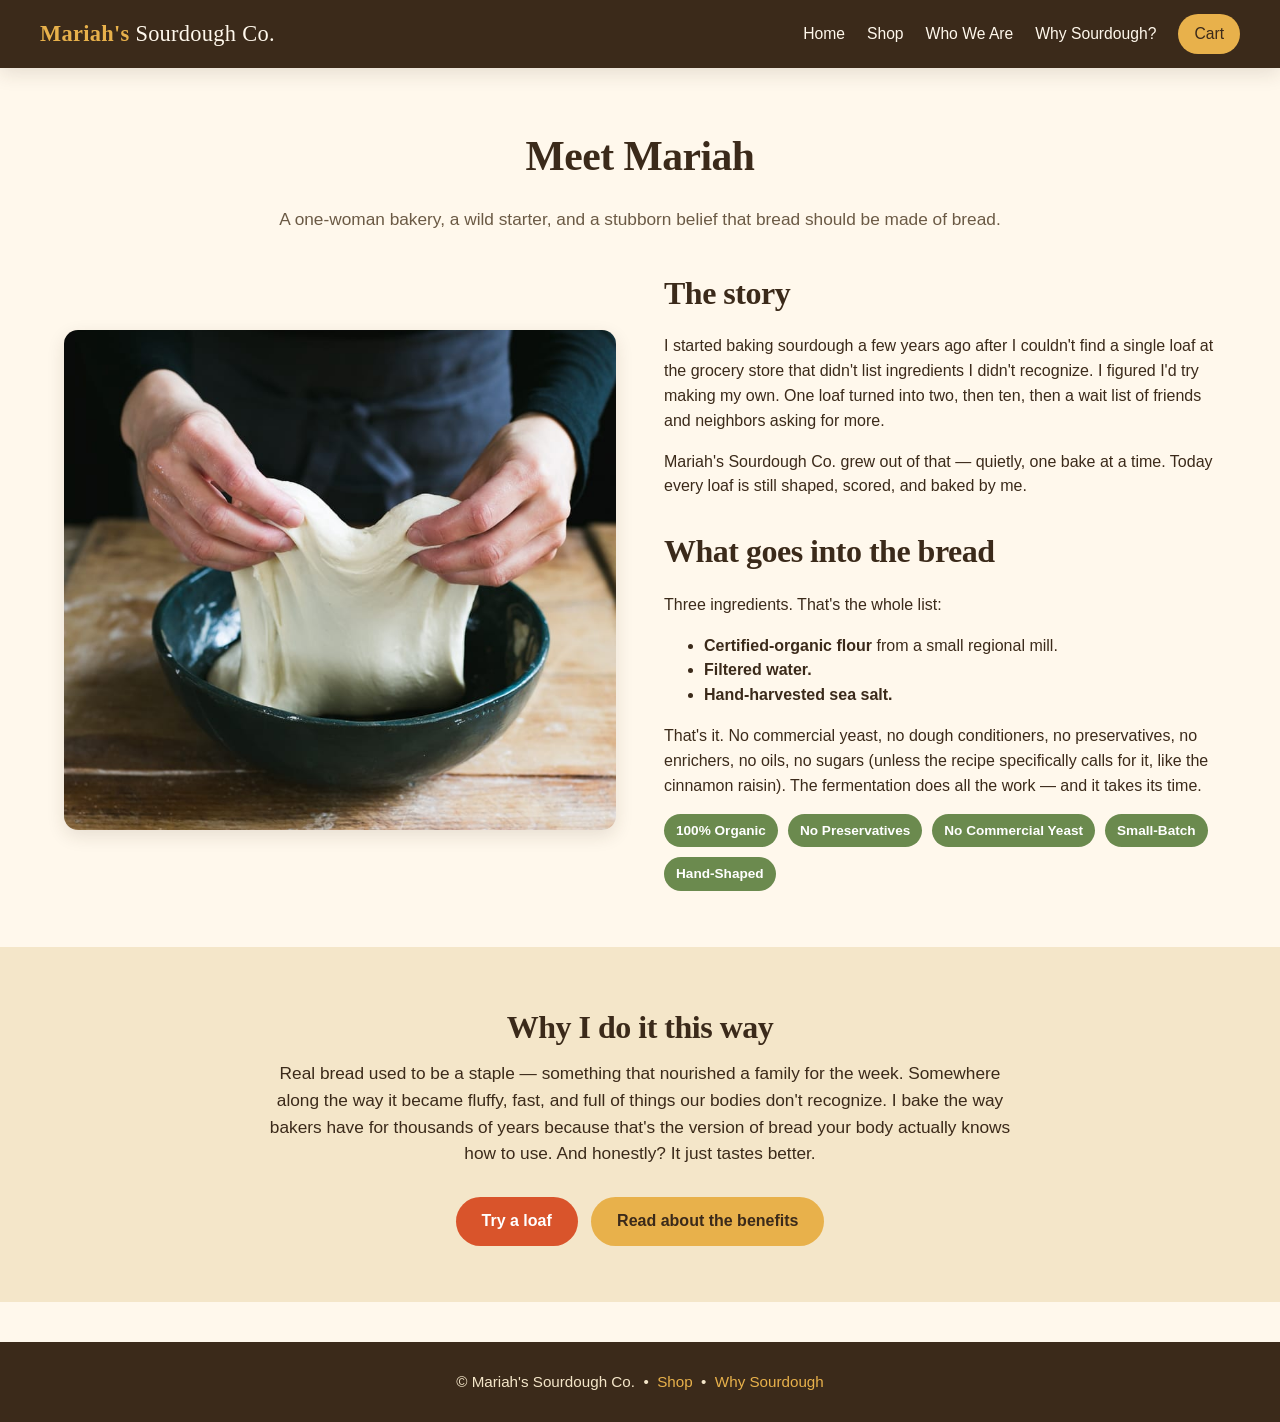
<file: about.html>
<!DOCTYPE html>
<html lang="en">
<head>
  <meta charset="UTF-8">
  <meta name="viewport" content="width=device-width, initial-scale=1.0">
  <title>Who We Are — Mariah's Sourdough Co.</title>
  <link rel="stylesheet" href="styles.css">
</head>
<body>

  <header class="site-header">
    <div class="nav-wrap">
      <a href="index.html" class="brand">Mariah's <span>Sourdough Co.</span></a>
      <nav class="site-nav">
        <a href="index.html">Home</a>
        <a href="shop.html">Shop</a>
        <a href="about.html">Who We Are</a>
        <a href="why-sourdough.html">Why Sourdough?</a>
        <a class="cart-link" href="cart.html">Cart<span data-cart-count></span></a>
      </nav>
    </div>
  </header>

  <section class="container">
    <h1 class="section-title">Meet Mariah</h1>
    <p class="section-sub">A one-woman bakery, a wild starter, and a stubborn belief that bread should be made of bread.</p>

    <div class="story-grid">
      <img src="dough-hands.jpg" alt="Hands stretching sourdough dough over a bowl">
      <div>
        <h2>The story</h2>
        <p>I started baking sourdough a few years ago after I couldn't find a single loaf at the grocery store that didn't list ingredients I didn't recognize. I figured I'd try making my own. One loaf turned into two, then ten, then a wait list of friends and neighbors asking for more.</p>
        <p>Mariah's Sourdough Co. grew out of that — quietly, one bake at a time. Today every loaf is still shaped, scored, and baked by me.</p>

        <h2 style="margin-top:28px;">What goes into the bread</h2>
        <p>Three ingredients. That's the whole list:</p>
        <ul>
          <li><strong>Certified-organic flour</strong> from a small regional mill.</li>
          <li><strong>Filtered water.</strong></li>
          <li><strong>Hand-harvested sea salt.</strong></li>
        </ul>
        <p>That's it. No commercial yeast, no dough conditioners, no preservatives, no enrichers, no oils, no sugars (unless the recipe specifically calls for it, like the cinnamon raisin). The fermentation does all the work — and it takes its time.</p>

        <div class="tag-row">
          <span class="tag">100% Organic</span>
          <span class="tag">No Preservatives</span>
          <span class="tag">No Commercial Yeast</span>
          <span class="tag">Small-Batch</span>
          <span class="tag">Hand-Shaped</span>
        </div>
      </div>
    </div>
  </section>

  <section style="background: var(--soft);">
    <div class="container">
      <h2 class="section-title">Why I do it this way</h2>
      <p style="max-width:760px; margin:0 auto; text-align:center; font-size:1.08rem;">
        Real bread used to be a staple — something that nourished a family for the week. Somewhere along the way it became fluffy, fast, and full of things our bodies don't recognize. I bake the way bakers have for thousands of years because that's the version of bread your body actually knows how to use. And honestly? It just tastes better.
      </p>
      <div style="text-align:center; margin-top:30px;">
        <a class="btn" href="shop.html">Try a loaf</a>
        &nbsp;
        <a class="btn secondary" href="why-sourdough.html">Read about the benefits</a>
      </div>
    </div>
  </section>

  <footer class="site-footer">
    © Mariah's Sourdough Co. &nbsp;•&nbsp;
    <a href="shop.html">Shop</a> &nbsp;•&nbsp;
    <a href="why-sourdough.html">Why Sourdough</a>
  </footer>

  <script src="script.js"></script>
</body>
</html>
</file>
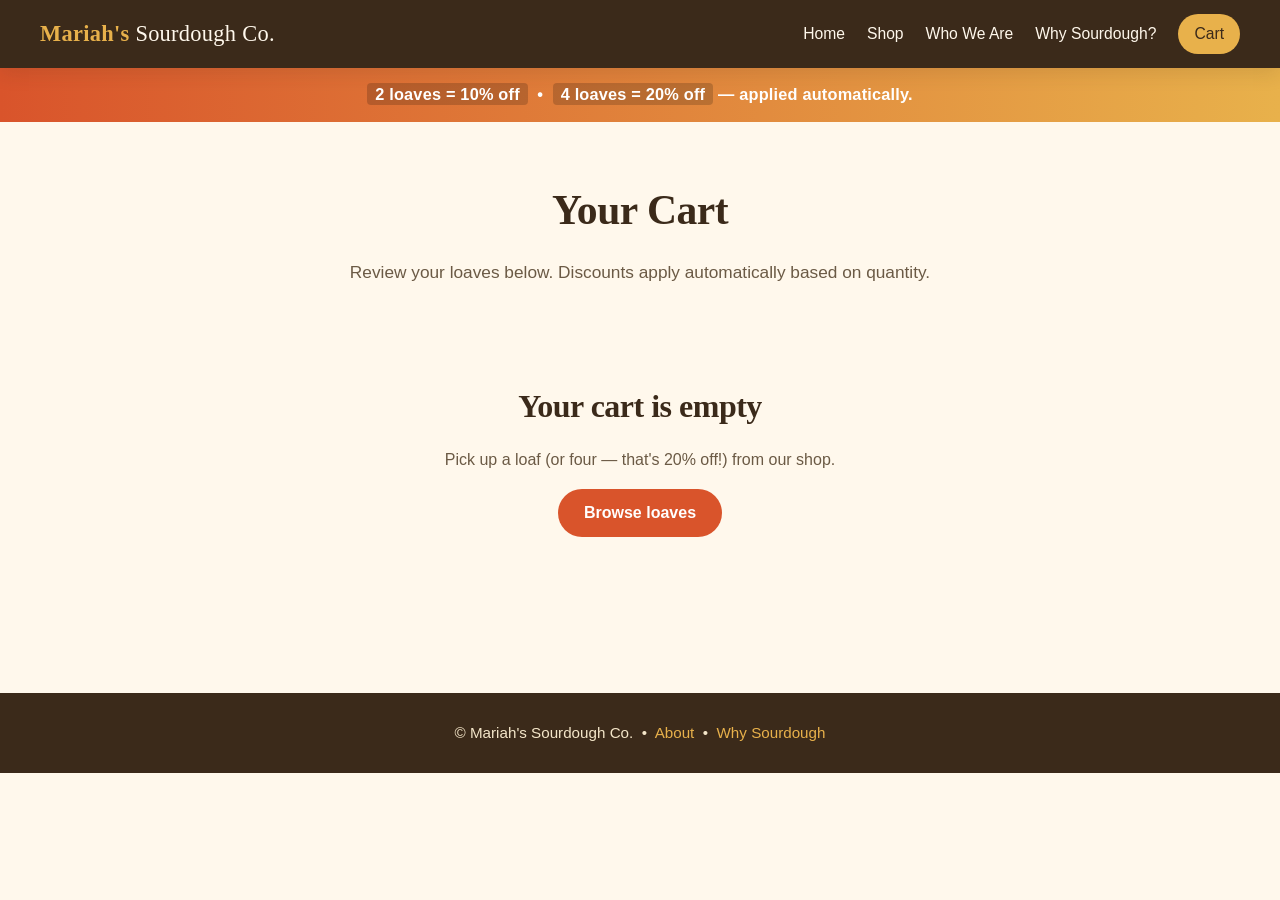
<file: cart.html>
<!DOCTYPE html>
<html lang="en">
<head>
  <meta charset="UTF-8">
  <meta name="viewport" content="width=device-width, initial-scale=1.0">
  <title>Cart — Mariah's Sourdough Co.</title>
  <link rel="stylesheet" href="styles.css">
</head>
<body>

  <header class="site-header">
    <div class="nav-wrap">
      <a href="index.html" class="brand">Mariah's <span>Sourdough Co.</span></a>
      <nav class="site-nav">
        <a href="index.html">Home</a>
        <a href="shop.html">Shop</a>
        <a href="about.html">Who We Are</a>
        <a href="why-sourdough.html">Why Sourdough?</a>
        <a class="cart-link" href="cart.html">Cart<span data-cart-count></span></a>
      </nav>
    </div>
  </header>

  <div class="deal-banner">
    <strong>2 loaves = 10% off</strong> &nbsp;•&nbsp; <strong>4 loaves = 20% off</strong> — applied automatically.
  </div>

  <section class="container">
    <h1 class="section-title">Your Cart</h1>
    <p class="section-sub">Review your loaves below. Discounts apply automatically based on quantity.</p>

    <div id="cart-container">
      <!-- Rendered by script.js -->
    </div>
  </section>

  <footer class="site-footer">
    © Mariah's Sourdough Co. &nbsp;•&nbsp;
    <a href="about.html">About</a> &nbsp;•&nbsp;
    <a href="why-sourdough.html">Why Sourdough</a>
  </footer>

  <script src="script.js"></script>
</body>
</html>
</file>
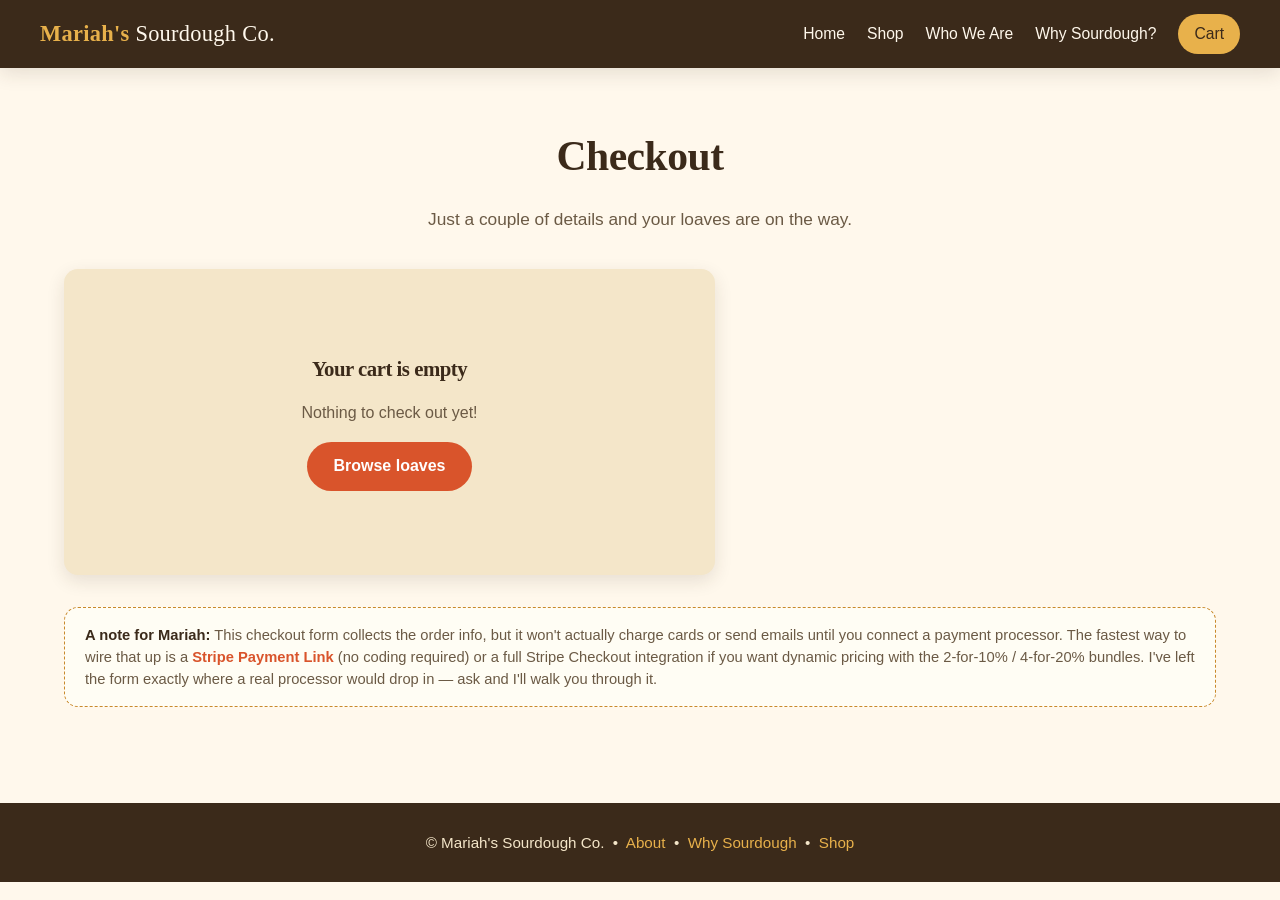
<file: checkout-card-future.html>
<!DOCTYPE html>
<html lang="en">
<head>
  <meta charset="UTF-8">
  <meta name="viewport" content="width=device-width, initial-scale=1.0">
  <title>Checkout — Mariah's Sourdough Co.</title>
  <link rel="stylesheet" href="styles.css">
</head>
<body>

  <header class="site-header">
    <div class="nav-wrap">
      <a href="index.html" class="brand">Mariah's <span>Sourdough Co.</span></a>
      <nav class="site-nav">
        <a href="index.html">Home</a>
        <a href="shop.html">Shop</a>
        <a href="about.html">Who We Are</a>
        <a href="why-sourdough.html">Why Sourdough?</a>
        <a class="cart-link" href="cart.html">Cart<span data-cart-count></span></a>
      </nav>
    </div>
  </header>

  <section class="container" id="checkout-main">
    <h1 class="section-title">Checkout</h1>
    <p class="section-sub">Just a couple of details and your loaves are on the way.</p>

    <div class="checkout-grid">
      <form id="checkout-form" class="checkout-form" novalidate>

        <h2>Contact</h2>
        <div class="co-row">
          <label>
            Email
            <input type="email" name="email" required placeholder="you@example.com">
          </label>
        </div>
        <div class="co-row two">
          <label>
            First name
            <input type="text" name="firstName" required placeholder="Jane">
          </label>
          <label>
            Last name
            <input type="text" name="lastName" required placeholder="Baker">
          </label>
        </div>
        <div class="co-row">
          <label>
            Phone
            <input type="tel" name="phone" placeholder="(555) 123-4567">
          </label>
        </div>

        <h2>Shipping address</h2>
        <div class="co-row">
          <label>
            Street address
            <input type="text" name="address1" required placeholder="123 Sourdough Ln">
          </label>
        </div>
        <div class="co-row">
          <label>
            Apt / Suite (optional)
            <input type="text" name="address2" placeholder="Unit 4B">
          </label>
        </div>
        <div class="co-row three">
          <label>
            City
            <input type="text" name="city" required placeholder="Portland">
          </label>
          <label>
            State
            <input type="text" name="state" required placeholder="OR" maxlength="2" style="text-transform:uppercase;">
          </label>
          <label>
            ZIP
            <input type="text" name="zip" required placeholder="97201" maxlength="10">
          </label>
        </div>

        <h2>Payment</h2>
        <div class="co-row">
          <label>
            Card number
            <input type="text" name="card" required inputmode="numeric" autocomplete="cc-number" placeholder="1234 5678 9012 3456">
          </label>
        </div>
        <div class="co-row two">
          <label>
            Expiration
            <input type="text" name="expiry" required inputmode="numeric" autocomplete="cc-exp" placeholder="MM / YY">
          </label>
          <label>
            CVC
            <input type="text" name="cvc" required inputmode="numeric" autocomplete="cc-csc" placeholder="123" maxlength="4">
          </label>
        </div>
        <div class="co-row">
          <label>
            Name on card
            <input type="text" name="cardName" required autocomplete="cc-name" placeholder="Jane Baker">
          </label>
        </div>

        <label class="co-check">
          <input type="checkbox" name="updates">
          <span>Email me when a new bake drops (optional)</span>
        </label>

        <button type="submit" class="btn" style="width:100%; margin-top:10px; font-size:1.1rem;">
          Place order
        </button>

        <p class="co-legal">By placing your order you agree to Mariah's Sourdough Co. terms. Your card is charged when the order ships.</p>
      </form>

      <aside id="checkout-summary" class="checkout-summary">
        <!-- rendered by script.js -->
      </aside>
    </div>

    <div class="co-notice">
      <strong>A note for Mariah:</strong> This checkout form collects the order info, but it won't actually charge cards or send emails until you connect a payment processor. The fastest way to wire that up is a <a href="https://stripe.com/payments/payment-links" target="_blank" rel="noopener">Stripe Payment Link</a> (no coding required) or a full Stripe Checkout integration if you want dynamic pricing with the 2-for-10% / 4-for-20% bundles. I've left the form exactly where a real processor would drop in — ask and I'll walk you through it.
    </div>
  </section>

  <footer class="site-footer">
    © Mariah's Sourdough Co. &nbsp;•&nbsp;
    <a href="about.html">About</a> &nbsp;•&nbsp;
    <a href="why-sourdough.html">Why Sourdough</a> &nbsp;•&nbsp;
    <a href="shop.html">Shop</a>
  </footer>

  <script src="script.js"></script>
</body>
</html>
</file>
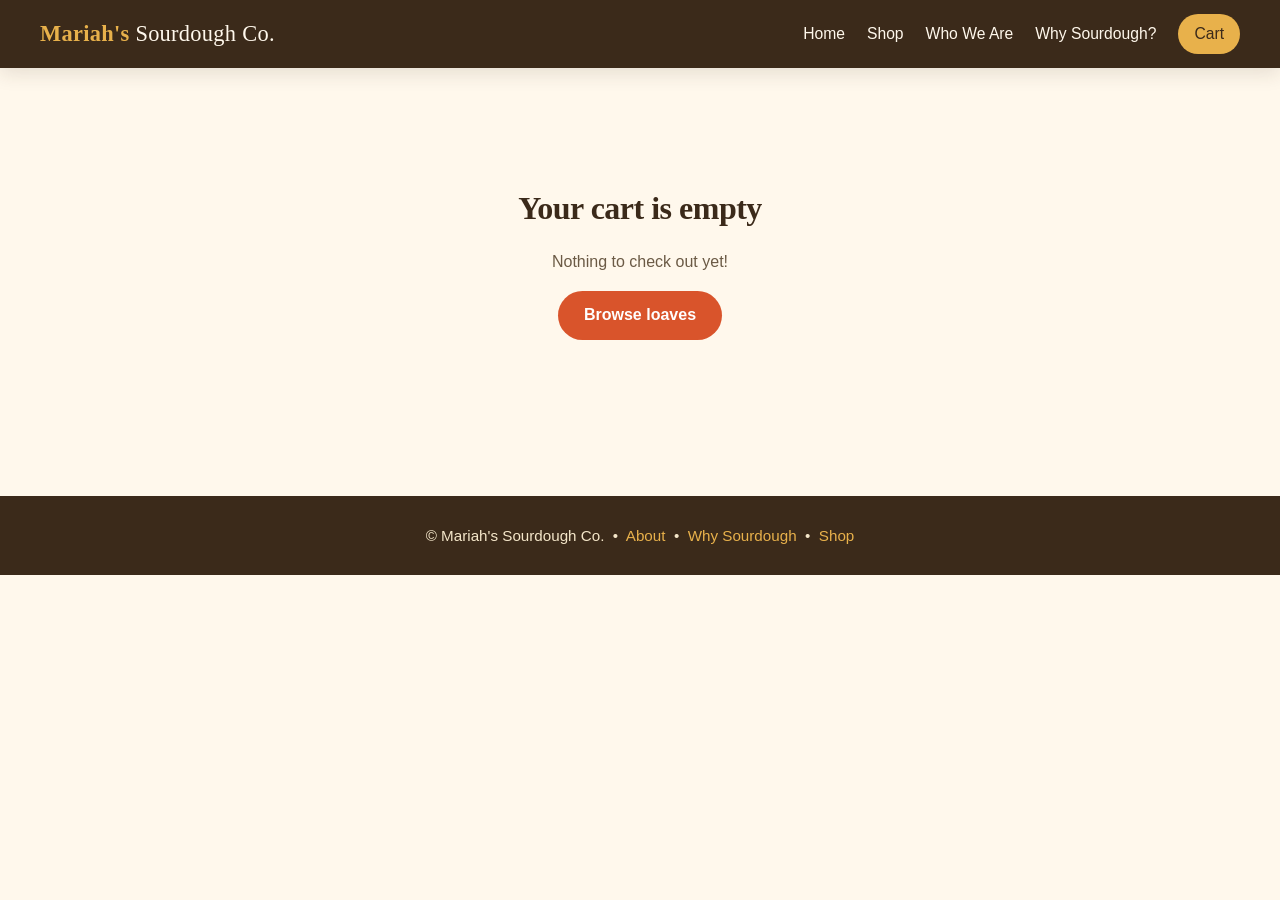
<file: checkout.html>
<!DOCTYPE html>
<html lang="en">
<head>
  <meta charset="UTF-8">
  <meta name="viewport" content="width=device-width, initial-scale=1.0">
  <title>Checkout — Mariah's Sourdough Co.</title>
  <link rel="stylesheet" href="styles.css">
  <style>
    .venmo-box {
      background: #fffdf4;
      border: 1.5px solid var(--crust);
      border-radius: var(--radius);
      padding: 20px 22px;
      margin-top: 8px;
    }
    .venmo-row {
      display: flex;
      align-items: center;
      justify-content: space-between;
      gap: 12px;
      padding: 12px 0;
      border-bottom: 1px solid #f0e6d2;
    }
    .venmo-row:last-of-type { border-bottom: none; }
    .venmo-label { font-size: 0.85rem; color: #6b5a45; font-weight: 600; }
    .venmo-value {
      font-family: Georgia, serif;
      font-size: 1.25rem;
      color: var(--cocoa);
      font-weight: bold;
    }
    .venmo-amount-value { color: var(--terracotta); font-size: 1.5rem; }
    .copy-btn {
      background: var(--cocoa);
      color: var(--crust);
      border: none;
      padding: 6px 14px;
      border-radius: 6px;
      font-size: 0.82rem;
      font-weight: bold;
      cursor: pointer;
    }
    .copy-btn:hover { background: #56402a; }
    .open-venmo-btn {
      display: inline-block;
      width: 100%;
      background: #008CFF;
      color: #fff !important;
      border: none;
      padding: 14px 22px;
      border-radius: 10px;
      font-size: 1.05rem;
      font-weight: bold;
      cursor: pointer;
      text-align: center;
      text-decoration: none;
      margin: 14px 0 0;
      transition: background .15s ease;
    }
    .open-venmo-btn:hover { background: #006fcc; text-decoration: none; }
    .venmo-instructions {
      margin-top: 14px;
      padding: 12px 14px;
      background: var(--soft);
      border-radius: 8px;
      font-size: 0.9rem;
      color: var(--cocoa);
      line-height: 1.5;
    }
    .venmo-instructions ol { margin: 8px 0 0; padding-left: 22px; }
    .venmo-instructions li { margin-bottom: 4px; }
    .local-note {
      font-size: 0.85rem;
      color: #8a7960;
      margin-top: 8px;
      font-style: italic;
    }
    .submit-error {
      background: #fff0f0;
      border: 1px solid #d06a6a;
      color: #8a2a2a;
      padding: 10px 14px;
      border-radius: 8px;
      margin-top: 12px;
      font-size: 0.9rem;
      display: none;
    }
    .submit-error.show { display: block; }
  </style>
</head>
<body>

  <header class="site-header">
    <div class="nav-wrap">
      <a href="index.html" class="brand">Mariah's <span>Sourdough Co.</span></a>
      <nav class="site-nav">
        <a href="index.html">Home</a>
        <a href="shop.html">Shop</a>
        <a href="about.html">Who We Are</a>
        <a href="why-sourdough.html">Why Sourdough?</a>
        <a class="cart-link" href="cart.html">Cart<span data-cart-count></span></a>
      </nav>
    </div>
  </header>

  <section class="container" id="checkout-main">
    <h1 class="section-title">Checkout</h1>
    <p class="section-sub">Just your name and number, then pay with Venmo. We'll deliver locally — no shipping needed.</p>

    <div class="checkout-grid">
      <form id="venmo-order-form" class="checkout-form" novalidate
            action="https://formspree.io/f/xbdenaoj" method="POST">

        <h2>Your info</h2>
        <div class="co-row">
          <label>Full name
            <input type="text" name="full_name" required placeholder="Jane Baker">
          </label>
        </div>

        <h2>Pay with Venmo</h2>

        <div class="venmo-box">
          <div class="venmo-row">
            <div>
              <div class="venmo-label">Send this much</div>
              <div class="venmo-value venmo-amount-value" id="amount-display">$0.00</div>
            </div>
          </div>

          <div class="venmo-row">
            <div>
              <div class="venmo-label">To this Venmo handle</div>
              <div class="venmo-value" id="pay-handle">@mariahmetoyer</div>
            </div>
            <button type="button" class="copy-btn" onclick="copyText('pay-handle', this)">Copy</button>
          </div>

          <a class="open-venmo-btn" href="https://venmo.com/mariahmetoyer" target="_blank" rel="noopener">Open Venmo →</a>

          <div class="venmo-instructions">
            <strong>How it works:</strong>
            <ol>
              <li>Tap <strong>Open Venmo</strong> above (it'll take you straight to Mariah's profile)</li>
              <li>Send the amount shown</li>
              <li>Come back here and tap "I've sent it" below</li>
              <li>Mariah will text you to confirm</li>
            </ol>
          </div>
        </div>

        <input type="hidden" name="order_items" id="hidden-order-items">
        <input type="hidden" name="order_subtotal" id="hidden-subtotal">
        <input type="hidden" name="order_discount" id="hidden-discount">
        <input type="hidden" name="order_total" id="hidden-total">
        <input type="hidden" name="loaf_count" id="hidden-count">
        <input type="hidden" name="_subject" value="New sourdough order">

        <div class="submit-error" id="submit-error">
          Something went wrong submitting your order. Please try again, or text Mariah directly.
        </div>

        <button type="submit" id="submit-btn" class="btn" style="width:100%; margin-top:14px; font-size:1.05rem;">
          I've sent payment — submit order
        </button>

        <p class="co-legal">Your order isn't confirmed until Mariah has verified the payment. She'll text you within a few hours.</p>
      </form>

      <aside class="checkout-summary" id="order-summary">
        <h2>Order Summary</h2>
        <div class="co-lines" id="summary-lines"></div>
        <div class="co-totals" id="summary-totals"></div>
      </aside>
    </div>
  </section>

  <footer class="site-footer">
    © Mariah's Sourdough Co. &nbsp;•&nbsp;
    <a href="about.html">About</a> &nbsp;•&nbsp;
    <a href="why-sourdough.html">Why Sourdough</a> &nbsp;•&nbsp;
    <a href="shop.html">Shop</a>
  </footer>

  <script src="script.js"></script>
  <script>
    function copyText(id, btn) {
      const text = document.getElementById(id).innerText;
      navigator.clipboard.writeText(text).then(() => {
        const original = btn.textContent;
        btn.textContent = 'Copied!';
        setTimeout(() => { btn.textContent = original; }, 1200);
      });
    }

    function renderVenmoCheckout() {
      const cart = getCart();
      const ids = Object.keys(cart);
      const main = document.getElementById('checkout-main');

      if (ids.length === 0) {
        main.innerHTML = `
          <div class="empty-cart" style="text-align:center; padding:60px 20px;">
            <h2>Your cart is empty</h2>
            <p>Nothing to check out yet!</p>
            <a class="btn" href="shop.html">Browse loaves</a>
          </div>`;
        return;
      }

      const totals = cartTotals(cart);

      // Render order summary sidebar
      let itemsHtml = '';
      let orderItemsText = '';
      ids.forEach(id => {
        const p = PRODUCTS[id];
        if (!p) return;
        const qty = cart[id];
        itemsHtml += `
          <div class="co-line">
            <img src="${p.img}" alt="${p.name}">
            <div class="co-line-body">
              <div class="co-line-name">${p.name}</div>
              <div class="co-line-qty">Qty ${qty} × $${p.price.toFixed(2)}</div>
            </div>
            <div class="co-line-total">$${(p.price * qty).toFixed(2)}</div>
          </div>`;
        orderItemsText += `${p.name} × ${qty} = $${(p.price * qty).toFixed(2)}\n`;
      });
      document.getElementById('summary-lines').innerHTML = itemsHtml;

      let totalsHtml = `
        <div class="row"><span>Loaves</span><span>${totals.count}</span></div>
        <div class="row"><span>Subtotal</span><span>$${totals.subtotal.toFixed(2)}</span></div>`;
      if (totals.rate > 0) {
        totalsHtml += `<div class="row discount"><span>Discount (${(totals.rate * 100).toFixed(0)}% off)</span><span>−$${totals.discount.toFixed(2)}</span></div>`;
      }
      totalsHtml += `
        <div class="row"><span>Delivery</span><span>$0.00</span></div>
        <div class="row total"><span>Total</span><span>$${totals.total.toFixed(2)}</span></div>`;
      document.getElementById('summary-totals').innerHTML = totalsHtml;

      // Update the Venmo amount display
      document.getElementById('amount-display').textContent = `$${totals.total.toFixed(2)}`;

      // Pre-fill hidden inputs that will go to Formspree
      document.getElementById('hidden-order-items').value = orderItemsText.trim();
      document.getElementById('hidden-subtotal').value = `$${totals.subtotal.toFixed(2)}`;
      document.getElementById('hidden-discount').value = totals.rate > 0
        ? `${(totals.rate * 100).toFixed(0)}% off (−$${totals.discount.toFixed(2)})`
        : 'none';
      document.getElementById('hidden-total').value = `$${totals.total.toFixed(2)}`;
      document.getElementById('hidden-count').value = totals.count;
    }

    function wireVenmoForm() {
      const form = document.getElementById('venmo-order-form');
      if (!form) return;

      form.addEventListener('submit', async (e) => {
        e.preventDefault();

        const submitBtn = document.getElementById('submit-btn');
        const errorBox = document.getElementById('submit-error');
        errorBox.classList.remove('show');
        submitBtn.disabled = true;
        submitBtn.textContent = 'Sending...';

        const data = new FormData(form);

        try {
          const response = await fetch(form.action, {
            method: 'POST',
            body: data,
            headers: { 'Accept': 'application/json' }
          });

          if (response.ok) {
            showOrderConfirmation(
              data.get('full_name') || 'friend',
              data.get('order_total') || '',
              data.get('loaf_count') || ''
            );
            clearCart();
          } else {
            const errData = await response.json().catch(() => ({}));
            errorBox.textContent = (errData.error || 'Something went wrong submitting your order. Please try again, or text Mariah directly.');
            errorBox.classList.add('show');
            submitBtn.disabled = false;
            submitBtn.textContent = "I've sent payment — submit order";
          }
        } catch (err) {
          errorBox.textContent = 'Network error — please check your connection and try again.';
          errorBox.classList.add('show');
          submitBtn.disabled = false;
          submitBtn.textContent = "I've sent payment — submit order";
        }
      });
    }

    function showOrderConfirmation(name, total, count) {
      const main = document.getElementById('checkout-main');
      main.innerHTML = `
        <div class="co-success">
          <div class="co-success-icon">✓</div>
          <h1>Order received!</h1>
          <p class="co-success-sub">Thanks, ${escapeHtml(name)}. We've got your order for <strong>${escapeHtml(count)} loaf${count == 1 ? '' : 'es'}</strong> totaling <strong>${escapeHtml(total)}</strong>.</p>
          <p>Mariah will text you within a few hours to confirm the Venmo payment came through.</p>
          <a class="btn" href="index.html">Back to home</a>
          &nbsp;
          <a class="btn secondary" href="shop.html">Keep shopping</a>
        </div>`;
      updateCartBadge();
    }

    function escapeHtml(str) {
      if (str == null) return '';
      return String(str).replace(/[&<>"']/g, c => ({
        '&': '&amp;', '<': '&lt;', '>': '&gt;', '"': '&quot;', "'": '&#39;'
      })[c]);
    }

    document.addEventListener('DOMContentLoaded', () => {
      renderVenmoCheckout();
      wireVenmoForm();
    });
  </script>

</body>
</html>
</file>
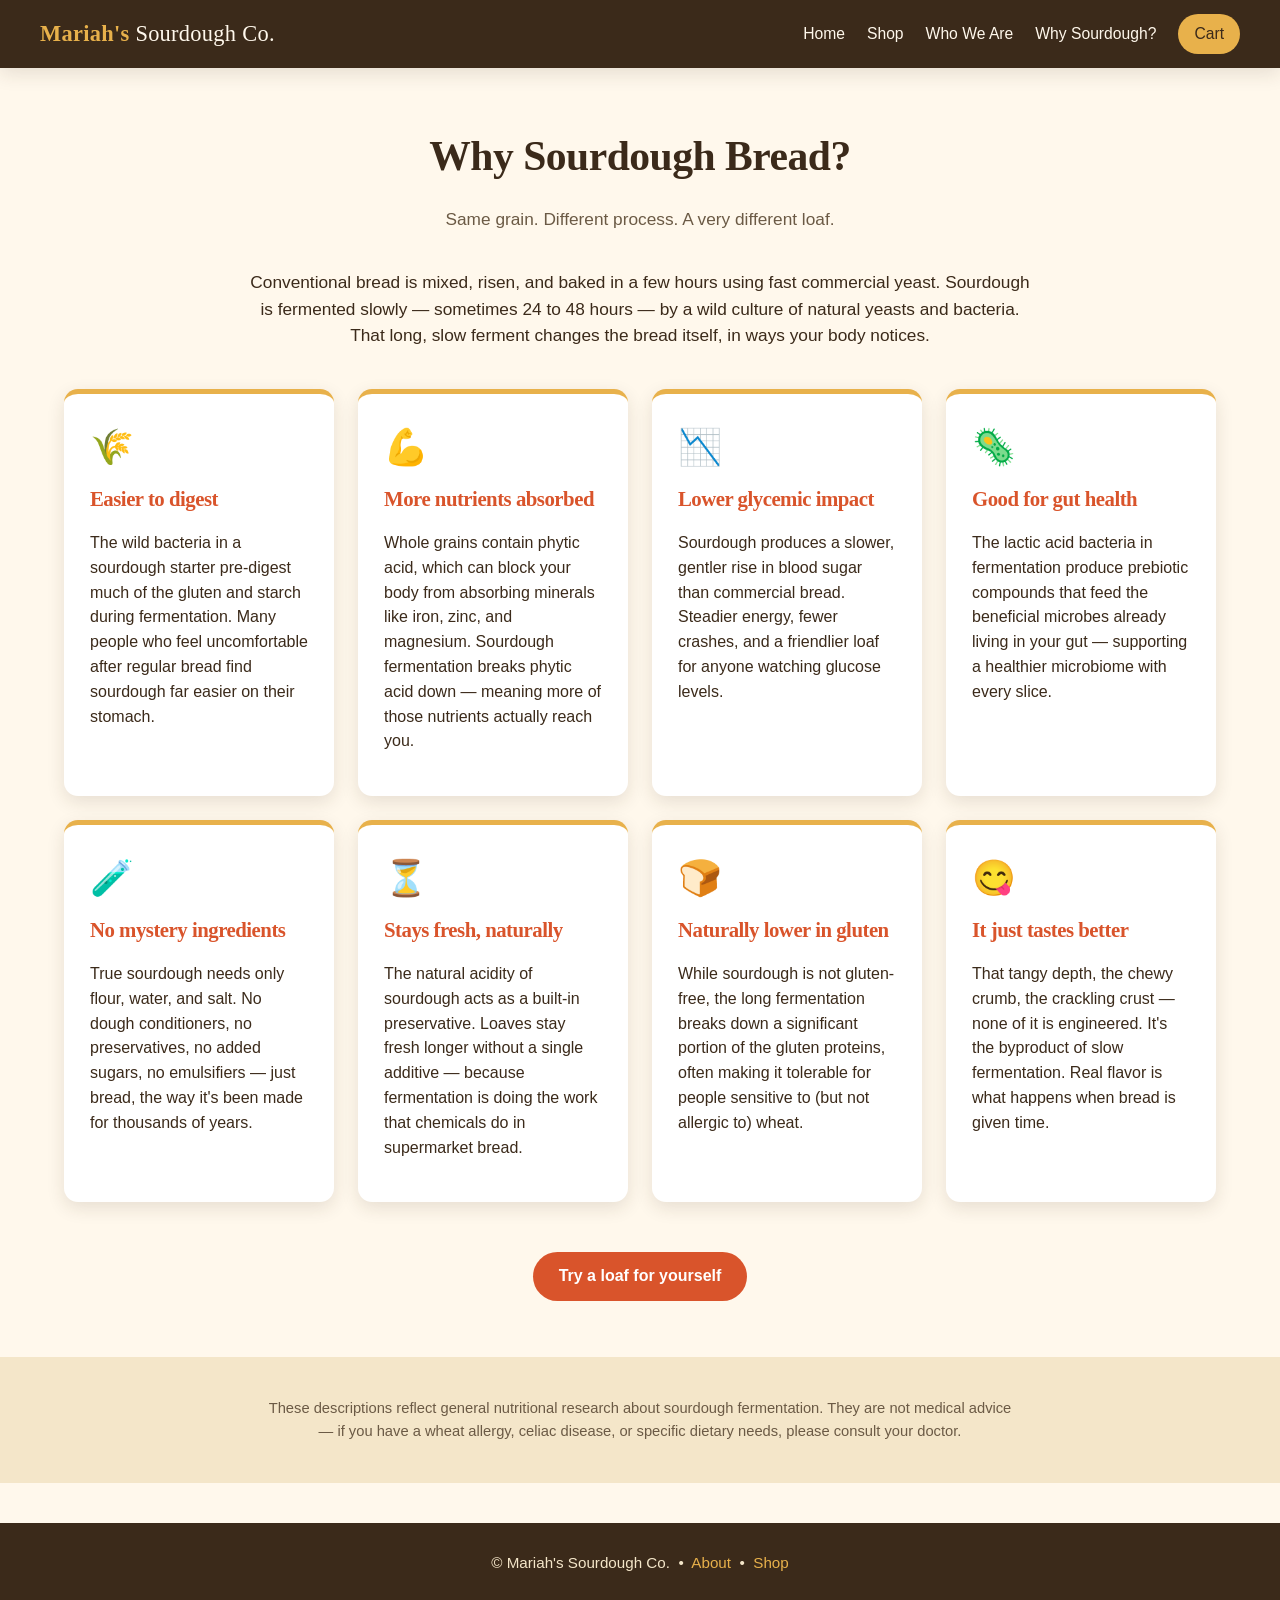
<file: why-sourdough.html>
<!DOCTYPE html>
<html lang="en">
<head>
  <meta charset="UTF-8">
  <meta name="viewport" content="width=device-width, initial-scale=1.0">
  <title>Why Sourdough? — Mariah's Sourdough Co.</title>
  <link rel="stylesheet" href="styles.css">
</head>
<body>

  <header class="site-header">
    <div class="nav-wrap">
      <a href="index.html" class="brand">Mariah's <span>Sourdough Co.</span></a>
      <nav class="site-nav">
        <a href="index.html">Home</a>
        <a href="shop.html">Shop</a>
        <a href="about.html">Who We Are</a>
        <a href="why-sourdough.html">Why Sourdough?</a>
        <a class="cart-link" href="cart.html">Cart<span data-cart-count></span></a>
      </nav>
    </div>
  </header>

  <section class="container">
    <h1 class="section-title">Why Sourdough Bread?</h1>
    <p class="section-sub">Same grain. Different process. A very different loaf.</p>

    <p style="max-width:780px; margin:0 auto 40px; text-align:center; font-size:1.08rem;">
      Conventional bread is mixed, risen, and baked in a few hours using fast commercial yeast. Sourdough is fermented slowly — sometimes 24 to 48 hours — by a wild culture of natural yeasts and bacteria. That long, slow ferment changes the bread itself, in ways your body notices.
    </p>

    <div class="benefit-grid">
      <div class="benefit-card">
        <span class="benefit-icon">🌾</span>
        <h3>Easier to digest</h3>
        <p>The wild bacteria in a sourdough starter pre-digest much of the gluten and starch during fermentation. Many people who feel uncomfortable after regular bread find sourdough far easier on their stomach.</p>
      </div>

      <div class="benefit-card">
        <span class="benefit-icon">💪</span>
        <h3>More nutrients absorbed</h3>
        <p>Whole grains contain phytic acid, which can block your body from absorbing minerals like iron, zinc, and magnesium. Sourdough fermentation breaks phytic acid down — meaning more of those nutrients actually reach you.</p>
      </div>

      <div class="benefit-card">
        <span class="benefit-icon">📉</span>
        <h3>Lower glycemic impact</h3>
        <p>Sourdough produces a slower, gentler rise in blood sugar than commercial bread. Steadier energy, fewer crashes, and a friendlier loaf for anyone watching glucose levels.</p>
      </div>

      <div class="benefit-card">
        <span class="benefit-icon">🦠</span>
        <h3>Good for gut health</h3>
        <p>The lactic acid bacteria in fermentation produce prebiotic compounds that feed the beneficial microbes already living in your gut — supporting a healthier microbiome with every slice.</p>
      </div>

      <div class="benefit-card">
        <span class="benefit-icon">🧪</span>
        <h3>No mystery ingredients</h3>
        <p>True sourdough needs only flour, water, and salt. No dough conditioners, no preservatives, no added sugars, no emulsifiers — just bread, the way it's been made for thousands of years.</p>
      </div>

      <div class="benefit-card">
        <span class="benefit-icon">⏳</span>
        <h3>Stays fresh, naturally</h3>
        <p>The natural acidity of sourdough acts as a built-in preservative. Loaves stay fresh longer without a single additive — because fermentation is doing the work that chemicals do in supermarket bread.</p>
      </div>

      <div class="benefit-card">
        <span class="benefit-icon">🍞</span>
        <h3>Naturally lower in gluten</h3>
        <p>While sourdough is not gluten-free, the long fermentation breaks down a significant portion of the gluten proteins, often making it tolerable for people sensitive to (but not allergic to) wheat.</p>
      </div>

      <div class="benefit-card">
        <span class="benefit-icon">😋</span>
        <h3>It just tastes better</h3>
        <p>That tangy depth, the chewy crumb, the crackling crust — none of it is engineered. It's the byproduct of slow fermentation. Real flavor is what happens when bread is given time.</p>
      </div>
    </div>

    <div style="text-align:center; margin-top:50px;">
      <a class="btn" href="shop.html">Try a loaf for yourself</a>
    </div>
  </section>

  <section style="background: var(--soft);">
    <div class="container" style="padding-top:40px; padding-bottom:40px;">
      <p style="text-align:center; font-size:0.92rem; color:#6b5a45; max-width:760px; margin:0 auto;">
        These descriptions reflect general nutritional research about sourdough fermentation. They are not medical advice — if you have a wheat allergy, celiac disease, or specific dietary needs, please consult your doctor.
      </p>
    </div>
  </section>

  <footer class="site-footer">
    © Mariah's Sourdough Co. &nbsp;•&nbsp;
    <a href="about.html">About</a> &nbsp;•&nbsp;
    <a href="shop.html">Shop</a>
  </footer>

  <script src="script.js"></script>
</body>
</html>
</file>
<file: styles.css>
/* =========================================================
   Mariah's Sourdough Co. — shared styles
   Palette: warm crust gold, terracotta, deep cocoa, cream
   ========================================================= */

:root {
  --cream:        #FFF8EC;
  --crust:        #E8B14B;   /* bright golden crust */
  --crust-dark:   #C9892B;
  --terracotta:   #D9542B;   /* energetic accent */
  --cocoa:        #3B2A1A;   /* deep brown for text */
  --sage:         #6B8A4E;   /* fresh / organic accent */
  --soft:         #F4E6C9;
  --shadow:       0 6px 18px rgba(59, 42, 26, 0.12);
  --radius:       14px;
}

* { box-sizing: border-box; }

html, body {
  margin: 0;
  padding: 0;
  font-family: 'Helvetica Neue', Helvetica, Arial, sans-serif;
  color: var(--cocoa);
  background: var(--cream);
  line-height: 1.55;
  scroll-behavior: smooth;
}

h1, h2, h3 {
  font-family: Georgia, 'Times New Roman', serif;
  color: var(--cocoa);
  letter-spacing: -0.5px;
  margin: 0 0 0.5em;
}

h1 { font-size: 2.6rem; }
h2 { font-size: 2rem; }
h3 { font-size: 1.3rem; }

a { color: var(--terracotta); text-decoration: none; }
a:hover { text-decoration: underline; }

img { max-width: 100%; display: block; }

/* ---------- Header / nav ---------- */
.site-header {
  background: var(--cocoa);
  color: var(--cream);
  padding: 14px 28px;
  position: sticky;
  top: 0;
  z-index: 50;
  box-shadow: var(--shadow);
}

.nav-wrap {
  max-width: 1200px;
  margin: 0 auto;
  display: flex;
  justify-content: space-between;
  align-items: center;
  gap: 18px;
  flex-wrap: wrap;
}

.brand {
  font-family: Georgia, serif;
  font-size: 1.4rem;
  color: var(--crust);
  font-weight: bold;
  letter-spacing: 0.3px;
  text-decoration: none;
  transition: opacity .15s ease;
}
.brand:hover { text-decoration: none; opacity: 0.85; }
.brand span { color: var(--cream); font-weight: normal; }

.site-nav {
  display: flex;
  gap: 22px;
  align-items: center;
  flex-wrap: wrap;
}

.site-nav a {
  color: var(--cream);
  font-weight: 500;
  font-size: 0.98rem;
}
.site-nav a:hover { color: var(--crust); text-decoration: none; }

.cart-link {
  background: var(--crust);
  color: var(--cocoa) !important;
  padding: 8px 16px;
  border-radius: 999px;
  font-weight: bold;
}
.cart-link:hover { background: #f1c469; }

/* ---------- Hero ---------- */
.hero {
  position: relative;
  height: 70vh;
  min-height: 460px;
  background:
    linear-gradient(180deg, rgba(59,42,26,0.45), rgba(59,42,26,0.55)),
    url('https://images.unsplash.com/photo-1509440159596-0249088772ff?auto=format&fit=crop&w=1800&q=80') center/cover no-repeat;
  display: flex;
  align-items: center;
  justify-content: center;
  text-align: center;
  color: var(--cream);
  padding: 0 24px;
}

.hero h1 {
  color: var(--cream);
  font-size: 3.4rem;
  max-width: 900px;
  text-shadow: 0 2px 16px rgba(0,0,0,0.4);
}

.hero p.lead {
  font-size: 1.25rem;
  max-width: 720px;
  margin: 8px auto 24px;
  text-shadow: 0 2px 10px rgba(0,0,0,0.4);
}

/* ---------- Buttons ---------- */
.btn {
  display: inline-block;
  background: var(--terracotta);
  color: #fff;
  border: none;
  padding: 12px 26px;
  font-size: 1rem;
  font-weight: bold;
  border-radius: 999px;
  cursor: pointer;
  transition: transform .12s ease, background .15s ease;
  text-decoration: none;
}
.btn:hover { background: #b94320; transform: translateY(-1px); text-decoration: none; }

.btn.secondary { background: var(--crust); color: var(--cocoa); }
.btn.secondary:hover { background: #f1c469; }

.btn.ghost {
  background: transparent;
  color: var(--cream);
  border: 2px solid var(--cream);
}
.btn.ghost:hover { background: var(--cream); color: var(--cocoa); }

/* ---------- Containers / sections ---------- */
.container {
  max-width: 1200px;
  margin: 0 auto;
  padding: 56px 24px;
}

.section-title {
  text-align: center;
  margin-bottom: 8px;
}
.section-sub {
  text-align: center;
  color: #6b5a45;
  margin-bottom: 36px;
  font-size: 1.08rem;
}

/* ---------- Deals banner ---------- */
.deal-banner {
  background: linear-gradient(90deg, var(--terracotta), var(--crust));
  color: #fff;
  text-align: center;
  padding: 14px 16px;
  font-weight: 600;
  font-size: 1.02rem;
  letter-spacing: 0.2px;
}
.deal-banner strong { background: rgba(0,0,0,0.18); padding: 2px 8px; border-radius: 4px; }

/* ---------- Product grid ---------- */
.product-grid {
  display: grid;
  grid-template-columns: repeat(auto-fit, minmax(260px, 1fr));
  gap: 28px;
}

.product-card {
  background: #fff;
  border-radius: var(--radius);
  overflow: hidden;
  box-shadow: var(--shadow);
  display: flex;
  flex-direction: column;
  transition: transform .18s ease, box-shadow .18s ease;
}
.product-card:hover {
  transform: translateY(-4px);
  box-shadow: 0 12px 28px rgba(59, 42, 26, 0.18);
}

.product-img {
  width: 100%;
  height: 220px;
  object-fit: cover;
}

.product-body {
  padding: 18px 20px 22px;
  display: flex;
  flex-direction: column;
  flex-grow: 1;
}

.product-name { margin: 0 0 6px; }
.product-desc {
  color: #6b5a45;
  font-size: 0.95rem;
  flex-grow: 1;
  margin-bottom: 14px;
}
.product-price {
  font-family: Georgia, serif;
  color: var(--terracotta);
  font-size: 1.4rem;
  font-weight: bold;
  margin-bottom: 14px;
}

.add-btn {
  width: 100%;
  background: var(--cocoa);
  color: var(--crust);
  border: none;
  padding: 12px;
  font-weight: bold;
  font-size: 1rem;
  border-radius: 8px;
  cursor: pointer;
  transition: background .15s ease;
}
.add-btn:hover { background: #56402a; }
.add-btn.added { background: var(--sage); color: #fff; }

/* ---------- Deals callout cards ---------- */
.deals-row {
  display: grid;
  grid-template-columns: repeat(auto-fit, minmax(260px, 1fr));
  gap: 24px;
  margin-top: 24px;
}
.deal-card {
  background: var(--soft);
  border: 2px dashed var(--crust-dark);
  border-radius: var(--radius);
  padding: 26px;
  text-align: center;
}
.deal-card .pct {
  font-size: 2.6rem;
  color: var(--terracotta);
  font-family: Georgia, serif;
  font-weight: bold;
  display: block;
  margin-bottom: 4px;
}
.deal-card h3 { margin-bottom: 6px; }

/* ---------- About / story ---------- */
.story-grid {
  display: grid;
  grid-template-columns: 1fr 1fr;
  gap: 48px;
  align-items: center;
}
.story-grid img {
  border-radius: var(--radius);
  box-shadow: var(--shadow);
  height: 100%;
  max-height: 500px;
  object-fit: cover;
  width: 100%;
}
@media (max-width: 800px) {
  .story-grid { grid-template-columns: 1fr; }
}

.tag-row {
  display: flex;
  gap: 10px;
  flex-wrap: wrap;
  margin-top: 12px;
}
.tag {
  background: var(--sage);
  color: #fff;
  font-size: 0.85rem;
  padding: 6px 12px;
  border-radius: 999px;
  font-weight: 600;
}

/* ---------- Benefits cards (Why Sourdough) ---------- */
.benefit-grid {
  display: grid;
  grid-template-columns: repeat(auto-fit, minmax(240px, 1fr));
  gap: 24px;
}
.benefit-card {
  background: #fff;
  border-radius: var(--radius);
  padding: 26px;
  box-shadow: var(--shadow);
  border-top: 5px solid var(--crust);
}
.benefit-card h3 { color: var(--terracotta); }
.benefit-icon {
  font-size: 2.2rem;
  margin-bottom: 8px;
  display: block;
}

/* ---------- Cart ---------- */
.cart-table {
  width: 100%;
  border-collapse: collapse;
  background: #fff;
  border-radius: var(--radius);
  overflow: hidden;
  box-shadow: var(--shadow);
}
.cart-table th, .cart-table td {
  padding: 16px;
  text-align: left;
  border-bottom: 1px solid #f0e6d2;
}
.cart-table th {
  background: var(--soft);
  color: var(--cocoa);
  font-family: Georgia, serif;
}
.cart-thumb {
  width: 70px; height: 70px; object-fit: cover; border-radius: 8px;
}
.qty-ctrl {
  display: inline-flex;
  align-items: center;
  gap: 8px;
}
.qty-ctrl button {
  width: 32px; height: 32px; border-radius: 50%;
  background: var(--crust); color: var(--cocoa);
  border: none; font-weight: bold; cursor: pointer;
  font-size: 1.1rem;
}
.qty-ctrl button:hover { background: #f1c469; }
.remove-btn {
  background: none; border: none; color: var(--terracotta);
  cursor: pointer; font-size: 0.9rem; padding: 0;
}
.remove-btn:hover { text-decoration: underline; }

.cart-summary {
  margin-top: 28px;
  background: #fff;
  border-radius: var(--radius);
  padding: 24px 28px;
  box-shadow: var(--shadow);
  max-width: 420px;
  margin-left: auto;
}
.cart-summary .row {
  display: flex; justify-content: space-between;
  padding: 6px 0;
}
.cart-summary .row.total {
  border-top: 2px solid var(--cocoa);
  margin-top: 10px; padding-top: 12px;
  font-size: 1.3rem; font-weight: bold;
  color: var(--terracotta);
  font-family: Georgia, serif;
}
.discount { color: var(--sage); font-weight: 600; }

.empty-cart {
  text-align: center;
  padding: 60px 20px;
  color: #6b5a45;
}

/* ---------- Checkout ---------- */
.checkout-grid {
  display: grid;
  grid-template-columns: 1.4fr 1fr;
  gap: 36px;
  align-items: start;
}
@media (max-width: 820px) {
  .checkout-grid { grid-template-columns: 1fr; }
}

.checkout-form {
  background: #fff;
  border-radius: var(--radius);
  padding: 28px 30px 32px;
  box-shadow: var(--shadow);
}
.checkout-form h2 {
  font-size: 1.15rem;
  margin: 22px 0 14px;
  padding-bottom: 6px;
  border-bottom: 1px solid #f0e6d2;
  color: var(--cocoa);
}
.checkout-form h2:first-of-type { margin-top: 4px; }

.co-row { margin-bottom: 14px; }
.co-row.two { display: grid; grid-template-columns: 1fr 1fr; gap: 14px; }
.co-row.three { display: grid; grid-template-columns: 1.4fr 0.6fr 1fr; gap: 14px; }
@media (max-width: 560px) {
  .co-row.two, .co-row.three { grid-template-columns: 1fr; }
}

.checkout-form label {
  display: block;
  font-size: 0.88rem;
  font-weight: 600;
  color: #6b5a45;
  margin-bottom: 0;
}
.checkout-form input[type="text"],
.checkout-form input[type="email"],
.checkout-form input[type="tel"] {
  width: 100%;
  margin-top: 6px;
  padding: 11px 13px;
  border: 1.5px solid #e5d9bf;
  border-radius: 8px;
  font-size: 1rem;
  font-family: inherit;
  color: var(--cocoa);
  background: #fffdf7;
  transition: border-color .15s ease, box-shadow .15s ease;
}
.checkout-form input:focus {
  outline: none;
  border-color: var(--crust);
  box-shadow: 0 0 0 3px rgba(232, 177, 75, 0.2);
}
.checkout-form input:invalid:not(:placeholder-shown) {
  border-color: #d06a6a;
}

.co-check {
  display: flex;
  align-items: center;
  gap: 10px;
  font-weight: 500 !important;
  font-size: 0.92rem !important;
  color: var(--cocoa) !important;
  margin-top: 6px;
}
.co-check input { margin: 0; }

.co-legal {
  font-size: 0.8rem;
  color: #8a7960;
  margin-top: 14px;
  text-align: center;
}

/* Summary sidebar */
.checkout-summary {
  background: var(--soft);
  border-radius: var(--radius);
  padding: 24px 26px;
  box-shadow: var(--shadow);
  position: sticky;
  top: 90px;
}
.checkout-summary h2 {
  font-size: 1.3rem;
  margin: 0 0 16px;
  color: var(--cocoa);
}
.co-lines { display: flex; flex-direction: column; gap: 12px; margin-bottom: 18px; }
.co-line {
  display: grid;
  grid-template-columns: 54px 1fr auto;
  gap: 12px;
  align-items: center;
}
.co-line img {
  width: 54px; height: 54px;
  object-fit: cover;
  border-radius: 8px;
  background: #fff;
}
.co-line-name { font-weight: 600; font-size: 0.95rem; }
.co-line-qty { font-size: 0.85rem; color: #6b5a45; }
.co-line-total { font-weight: 600; color: var(--cocoa); }

.co-totals { border-top: 1px solid #e5d9bf; padding-top: 14px; }
.co-totals .row { display: flex; justify-content: space-between; padding: 4px 0; font-size: 0.96rem; }
.co-totals .row.discount { color: var(--sage); font-weight: 600; }
.co-totals .row.total {
  border-top: 2px solid var(--cocoa);
  margin-top: 8px; padding-top: 10px;
  font-size: 1.2rem; font-weight: bold;
  color: var(--terracotta);
  font-family: Georgia, serif;
}

/* Notice about payment processor */
.co-notice {
  margin-top: 32px;
  background: #fffdf4;
  border: 1px dashed var(--crust-dark);
  border-radius: var(--radius);
  padding: 16px 20px;
  font-size: 0.92rem;
  color: #6b5a45;
  line-height: 1.5;
}
.co-notice strong { color: var(--cocoa); }
.co-notice a { color: var(--terracotta); font-weight: 600; }

/* Order confirmation */
.co-success {
  max-width: 620px;
  margin: 40px auto;
  text-align: center;
  background: #fff;
  border-radius: var(--radius);
  padding: 48px 32px;
  box-shadow: var(--shadow);
}
.co-success-icon {
  width: 80px; height: 80px;
  border-radius: 50%;
  background: var(--sage);
  color: #fff;
  font-size: 3rem;
  line-height: 80px;
  margin: 0 auto 20px;
  font-weight: bold;
}
.co-success h1 { color: var(--sage); margin-bottom: 10px; }
.co-success-sub { font-size: 1.08rem; color: var(--cocoa); margin-bottom: 18px; }
.co-order-num {
  display: inline-block;
  background: var(--soft);
  padding: 10px 20px;
  border-radius: 999px;
  margin: 10px 0 22px;
  font-family: Georgia, serif;
}

/* ---------- Toast ---------- */
.toast {
  position: fixed;
  bottom: 26px;
  left: 50%;
  transform: translateX(-50%) translateY(20px);
  background: var(--sage);
  color: #fff;
  padding: 12px 22px;
  border-radius: 999px;
  box-shadow: var(--shadow);
  opacity: 0;
  pointer-events: none;
  transition: opacity .25s ease, transform .25s ease;
  z-index: 100;
  font-weight: 600;
}
.toast.show {
  opacity: 1;
  transform: translateX(-50%) translateY(0);
}

/* ---------- Footer ---------- */
.site-footer {
  background: var(--cocoa);
  color: var(--soft);
  text-align: center;
  padding: 28px 20px;
  margin-top: 40px;
  font-size: 0.95rem;
}
.site-footer a { color: var(--crust); }

/* ---------- Responsive ---------- */
@media (max-width: 600px) {
  h1 { font-size: 2rem; }
  .hero h1 { font-size: 2.2rem; }
  .hero { height: 56vh; }
  .container { padding: 40px 18px; }
  .cart-table th:nth-child(1), .cart-table td:nth-child(1) { display: none; }
}
</file>
